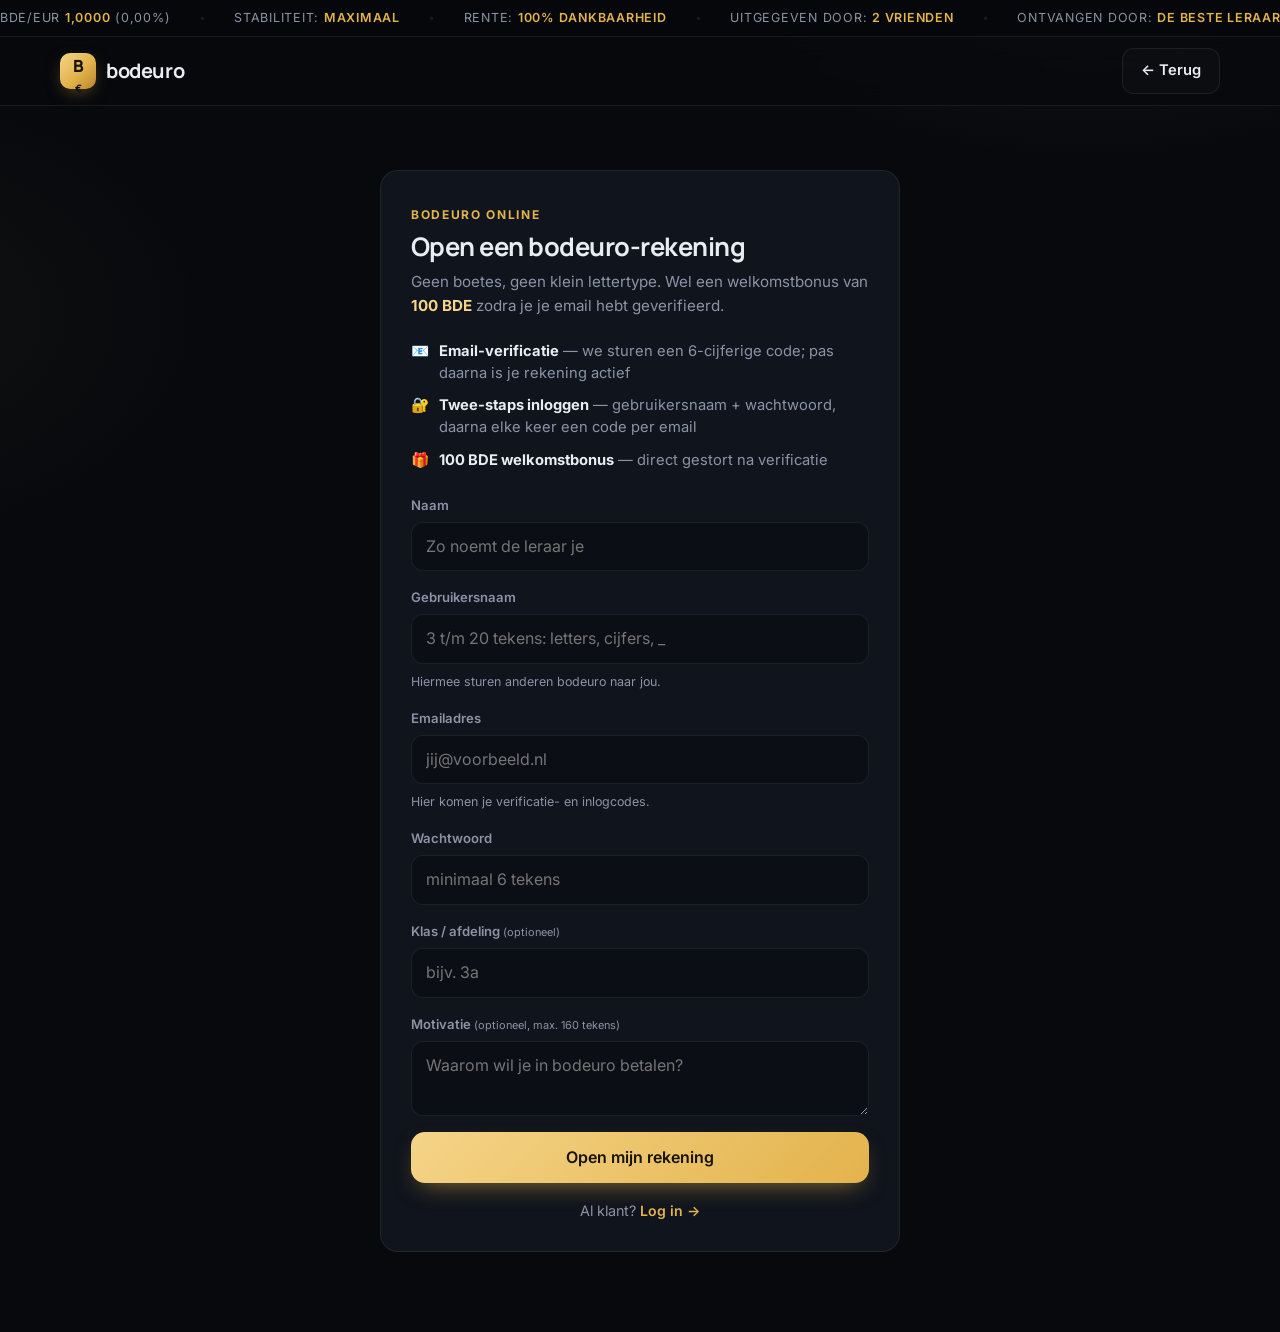
<file: docs/account.html>
<!DOCTYPE html>
<html lang="nl">
<head>
  <meta charset="UTF-8">
  <meta name="viewport" content="width=device-width, initial-scale=1">
  <title>Rekening openen — bodeuro</title>
  <meta name="description" content="Open een bodeuro-rekening: naam, gebruikersnaam, email en wachtwoord.">
  <link rel="icon" href="data:image/svg+xml,%3Csvg xmlns='http://www.w3.org/2000/svg' viewBox='0 0 64 64'%3E%3Crect width='64' height='64' rx='14' fill='%230b0e14'/%3E%3Ccircle cx='32' cy='32' r='22' fill='none' stroke='%23e3b34c' stroke-width='3'/%3E%3Ctext x='32' y='40' font-family='Arial' font-size='22' font-weight='bold' fill='%23e3b34c' text-anchor='middle'%3EB%E2%82%AC%3C/text%3E%3C/svg%3E">
  <link rel="preconnect" href="https://fonts.googleapis.com">
  <link rel="preconnect" href="https://fonts.gstatic.com" crossorigin>
  <link href="https://fonts.googleapis.com/css2?family=Inter:wght@400;500;600;700&family=Manrope:wght@500;600;700;800&display=swap" rel="stylesheet">
  <link rel="stylesheet" href="css/styles.css">
</head>
<body>

  <div class="ticker" aria-hidden="true">
    <div class="ticker-track">
      <span>BDE/EUR&nbsp;<b>1,0000</b> (0,00%)</span><i>•</i>
      <span>Stabiliteit: <b>maximaal</b></span><i>•</i>
      <span>Rente: <b>100% dankbaarheid</b></span><i>•</i>
      <span>Uitgegeven door: <b>2 vrienden</b></span><i>•</i>
      <span>Ontvangen door: <b>de beste leraar ter wereld</b></span><i>•</i>
      <span>Deposito-voorkeur: <b>complimenten</b></span><i>•</i>
      <span>Overdraagsnelheid: <b>direct na de bel</b></span><i>•</i>
      <span>BDE/EUR&nbsp;<b>1,0000</b> (0,00%)</span><i>•</i>
      <span>Stabiliteit: <b>maximaal</b></span><i>•</i>
      <span>Rente: <b>100% dankbaarheid</b></span><i>•</i>
      <span>Uitgegeven door: <b>2 vrienden</b></span><i>•</i>
      <span>Ontvangen door: <b>de beste leraar ter wereld</b></span><i>•</i>
      <span>Deposito-voorkeur: <b>complimenten</b></span><i>•</i>
      <span>Overdraagsnelheid: <b>direct na de bel</b></span><i>•</i>
    </div>
  </div>

  <header class="site-header">
    <div class="container nav">
      <a class="logo" href="index.html">
        <span class="logo-mark">B<sup>€</sup></span>
        <span class="logo-text">bodeuro</span>
      </a>
      <div class="nav-actions" style="margin-left:auto">
        <a class="btn btn-ghost" href="index.html">← Terug</a>
      </div>
    </div>
  </header>

  <div class="toasts" id="toasts" aria-live="polite"></div>

  <main>
    <section class="auth-section">
      <div class="panel auth-card auth-card-wide">
        <p class="modal-eyebrow">bodeuro online</p>
        <h2>Open een bodeuro-rekening</h2>
        <p class="auth-sub">
          Geen boetes, geen klein lettertype. Wel een welkomstbonus van
          <b>100 BDE</b> zodra je je email hebt geverifieerd.
        </p>

        <ul class="benefits">
          <li>📧 <span><b>Email-verificatie</b> — we sturen een 6-cijferige code; pas daarna is je rekening actief</span></li>
          <li>🔐 <span><b>Twee-staps inloggen</b> — gebruikersnaam + wachtwoord, daarna elke keer een code per email</span></li>
          <li>🎁 <span><b>100 BDE welkomstbonus</b> — direct gestort na verificatie</span></li>
        </ul>

        <form id="signupForm">
          <label class="field">
            <span>Naam</span>
            <input type="text" name="naam" required maxlength="40"
                   placeholder="Zo noemt de leraar je">
          </label>
          <label class="field">
            <span>Gebruikersnaam</span>
            <input type="text" name="username" required maxlength="20"
                   pattern="[a-zA-Z0-9_]{3,20}" autocomplete="username"
                   placeholder="3 t/m 20 tekens: letters, cijfers, _">
            <small class="field-hint">Hiermee sturen anderen bodeuro naar jou.</small>
          </label>
          <label class="field">
            <span>Emailadres</span>
            <input type="email" name="email" required maxlength="80"
                   autocomplete="email" placeholder="jij@voorbeeld.nl">
            <small class="field-hint">Hier komen je verificatie- en inlogcodes.</small>
          </label>
          <label class="field">
            <span>Wachtwoord</span>
            <input type="password" name="password" required minlength="6" maxlength="64"
                   autocomplete="new-password" placeholder="minimaal 6 tekens">
          </label>
          <label class="field">
            <span>Klas / afdeling <small>(optioneel)</small></span>
            <input type="text" name="klas" maxlength="40" placeholder="bijv. 3a">
          </label>
          <label class="field">
            <span>Motivatie <small>(optioneel, max. 160 tekens)</small></span>
            <textarea name="motivatie" rows="2" maxlength="160"
                      placeholder="Waarom wil je in bodeuro betalen?"></textarea>
          </label>
          <button class="btn btn-primary btn-block btn-lg" type="submit">Open mijn rekening</button>
        </form>
        <p class="auth-alt">Al klant? <a class="link" href="login.html">Log in →</a></p>
      </div>
    </section>
  </main>

  <script src="js/main.js"></script>
</body>
</html>
</file>
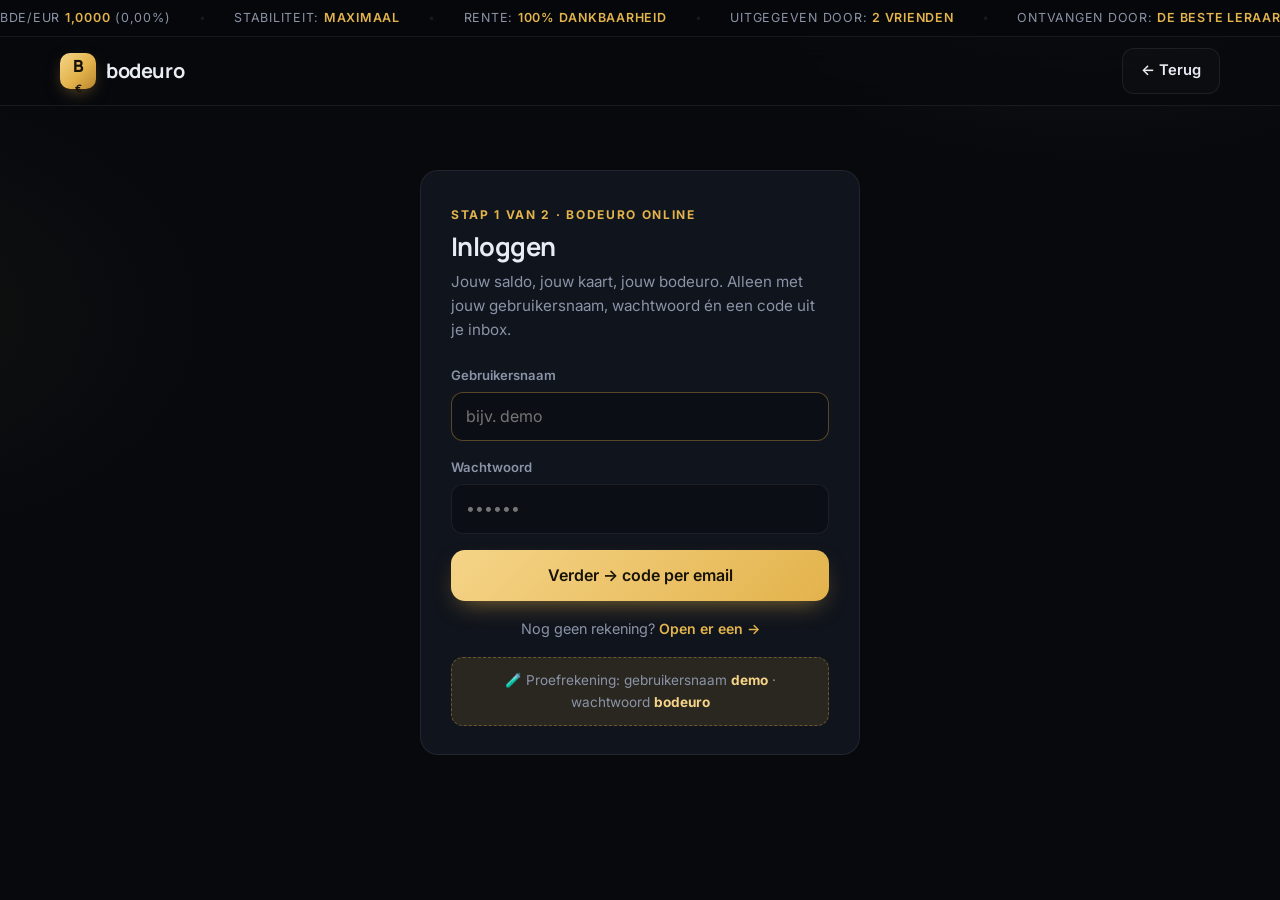
<file: docs/login.html>
<!DOCTYPE html>
<html lang="nl">
<head>
  <meta charset="UTF-8">
  <meta name="viewport" content="width=device-width, initial-scale=1">
  <title>Inloggen — bodeuro</title>
  <meta name="description" content="Log in bij de bodeuro met je gebruikersnaam, wachtwoord en inlogcode.">
  <link rel="icon" href="data:image/svg+xml,%3Csvg xmlns='http://www.w3.org/2000/svg' viewBox='0 0 64 64'%3E%3Crect width='64' height='64' rx='14' fill='%230b0e14'/%3E%3Ccircle cx='32' cy='32' r='22' fill='none' stroke='%23e3b34c' stroke-width='3'/%3E%3Ctext x='32' y='40' font-family='Arial' font-size='22' font-weight='bold' fill='%23e3b34c' text-anchor='middle'%3EB%E2%82%AC%3C/text%3E%3C/svg%3E">
  <link rel="preconnect" href="https://fonts.googleapis.com">
  <link rel="preconnect" href="https://fonts.gstatic.com" crossorigin>
  <link href="https://fonts.googleapis.com/css2?family=Inter:wght@400;500;600;700&family=Manrope:wght@500;600;700;800&display=swap" rel="stylesheet">
  <link rel="stylesheet" href="css/styles.css">
</head>
<body>

  <div class="ticker" aria-hidden="true">
    <div class="ticker-track">
      <span>BDE/EUR&nbsp;<b>1,0000</b> (0,00%)</span><i>•</i>
      <span>Stabiliteit: <b>maximaal</b></span><i>•</i>
      <span>Rente: <b>100% dankbaarheid</b></span><i>•</i>
      <span>Uitgegeven door: <b>2 vrienden</b></span><i>•</i>
      <span>Ontvangen door: <b>de beste leraar ter wereld</b></span><i>•</i>
      <span>Deposito-voorkeur: <b>complimenten</b></span><i>•</i>
      <span>Overdraagsnelheid: <b>direct na de bel</b></span><i>•</i>
      <span>BDE/EUR&nbsp;<b>1,0000</b> (0,00%)</span><i>•</i>
      <span>Stabiliteit: <b>maximaal</b></span><i>•</i>
      <span>Rente: <b>100% dankbaarheid</b></span><i>•</i>
      <span>Uitgegeven door: <b>2 vrienden</b></span><i>•</i>
      <span>Ontvangen door: <b>de beste leraar ter wereld</b></span><i>•</i>
      <span>Deposito-voorkeur: <b>complimenten</b></span><i>•</i>
      <span>Overdraagsnelheid: <b>direct na de bel</b></span><i>•</i>
    </div>
  </div>

  <header class="site-header">
    <div class="container nav">
      <a class="logo" href="index.html">
        <span class="logo-mark">B<sup>€</sup></span>
        <span class="logo-text">bodeuro</span>
      </a>
      <div class="nav-actions" style="margin-left:auto">
        <a class="btn btn-ghost" href="index.html">← Terug</a>
      </div>
    </div>
  </header>

  <div class="toasts" id="toasts" aria-live="polite"></div>

  <main>
    <section class="auth-section">
      <div class="panel auth-card">
        <div id="loginStep1">
          <p class="modal-eyebrow">Stap 1 van 2 · bodeuro online</p>
          <h2>Inloggen</h2>
          <p class="auth-sub">
            Jouw saldo, jouw kaart, jouw bodeuro. Alleen met jouw gebruikersnaam,
            wachtwoord én een code uit je inbox.
          </p>
          <form id="loginForm1">
            <label class="field">
              <span>Gebruikersnaam</span>
              <input type="text" name="username" required autofocus maxlength="20"
                     autocomplete="username" placeholder="bijv. demo">
            </label>
            <label class="field">
              <span>Wachtwoord</span>
              <input type="password" name="password" required maxlength="64"
                     autocomplete="current-password" placeholder="••••••">
            </label>
            <button class="btn btn-primary btn-block btn-lg" type="submit">Verder → code per email</button>
          </form>
          <p class="auth-alt">Nog geen rekening? <a class="link" href="account.html">Open er een →</a></p>
          <div class="demo-hint">
            🧪 Proefrekening: gebruikersnaam <b>demo</b> · wachtwoord <b>bodeuro</b>
          </div>
        </div>

        <div id="loginStep2" hidden>
          <p class="modal-eyebrow">Stap 2 van 2</p>
          <h2>Code uit je inbox</h2>
          <p class="auth-sub">
            We hebben een 6-cijferige code naar je email gestuurd.
            Voer hem in om in te loggen.
          </p>
          <form id="loginForm2">
            <label class="field">
              <span>Je inlogcode</span>
              <input class="code-input" type="text" name="code" required autofocus
                     inputmode="numeric" pattern="[0-9]{6}" maxlength="6" placeholder="______">
            </label>
            <button class="btn btn-primary btn-block btn-lg" type="submit">Inloggen</button>
          </form>
          <div class="demo-hint" id="loginDemo" hidden>
            🧪 Demo-modus (SMTP nog niet ingesteld): je code is <b class="demo-code" id="loginDemoCode"></b>
          </div>
          <p class="auth-alt">
            <a class="link" href="#" id="loginRestart">← Opnieuw inloggen</a>
          </p>
        </div>
      </div>
    </section>
  </main>

  <script src="js/main.js"></script>
</body>
</html>
</file>
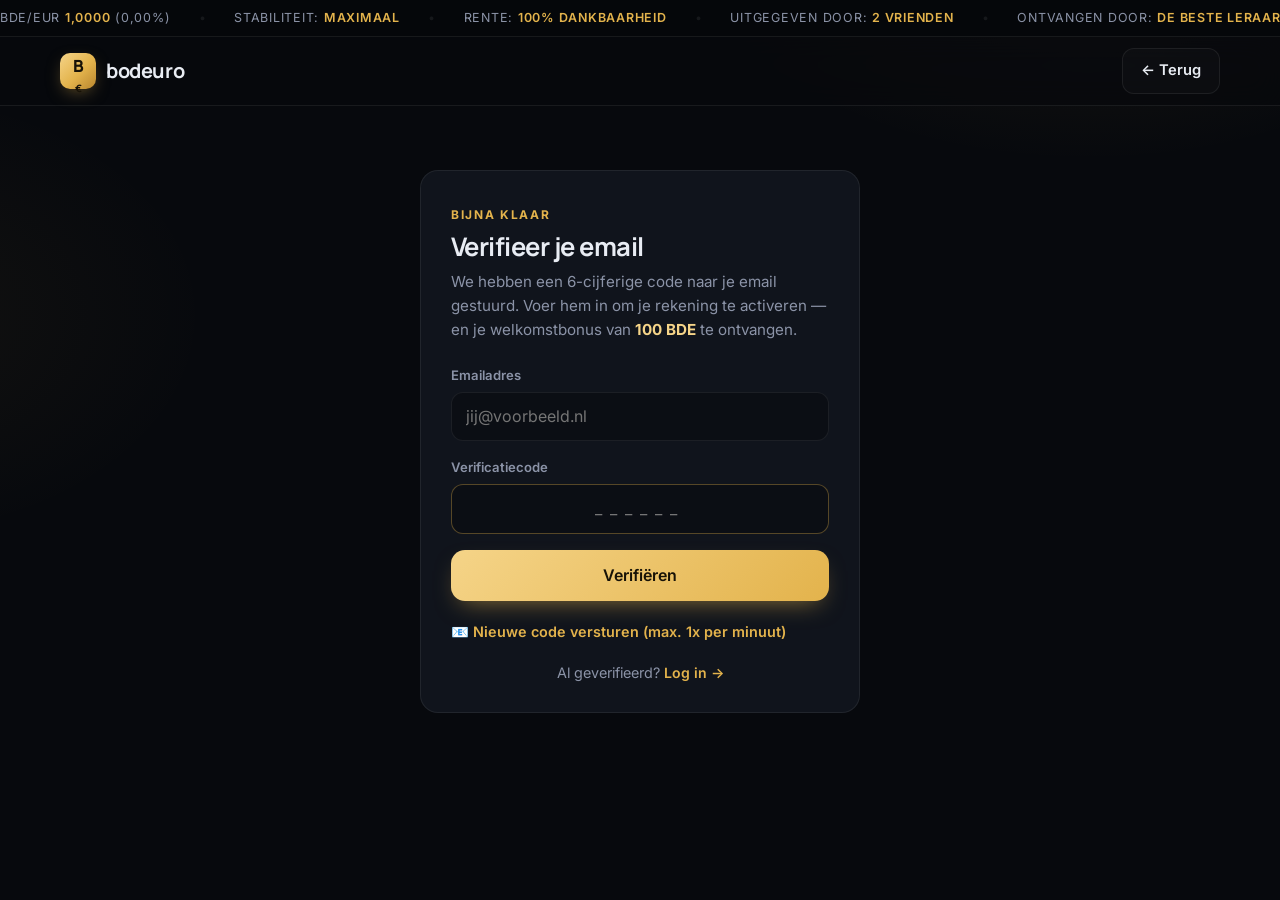
<file: docs/verify.html>
<!DOCTYPE html>
<html lang="nl">
<head>
  <meta charset="UTF-8">
  <meta name="viewport" content="width=device-width, initial-scale=1">
  <title>Email verifiëren — bodeuro</title>
  <meta name="description" content="Verifieer je emailadres met de 6-cijferige code.">
  <link rel="icon" href="data:image/svg+xml,%3Csvg xmlns='http://www.w3.org/2000/svg' viewBox='0 0 64 64'%3E%3Crect width='64' height='64' rx='14' fill='%230b0e14'/%3E%3Ccircle cx='32' cy='32' r='22' fill='none' stroke='%23e3b34c' stroke-width='3'/%3E%3Ctext x='32' y='40' font-family='Arial' font-size='22' font-weight='bold' fill='%23e3b34c' text-anchor='middle'%3EB%E2%82%AC%3C/text%3E%3C/svg%3E">
  <link rel="preconnect" href="https://fonts.googleapis.com">
  <link rel="preconnect" href="https://fonts.gstatic.com" crossorigin>
  <link href="https://fonts.googleapis.com/css2?family=Inter:wght@400;500;600;700&family=Manrope:wght@500;600;700;800&display=swap" rel="stylesheet">
  <link rel="stylesheet" href="css/styles.css">
</head>
<body>

  <div class="ticker" aria-hidden="true">
    <div class="ticker-track">
      <span>BDE/EUR&nbsp;<b>1,0000</b> (0,00%)</span><i>•</i>
      <span>Stabiliteit: <b>maximaal</b></span><i>•</i>
      <span>Rente: <b>100% dankbaarheid</b></span><i>•</i>
      <span>Uitgegeven door: <b>2 vrienden</b></span><i>•</i>
      <span>Ontvangen door: <b>de beste leraar ter wereld</b></span><i>•</i>
      <span>Deposito-voorkeur: <b>complimenten</b></span><i>•</i>
      <span>Overdraagsnelheid: <b>direct na de bel</b></span><i>•</i>
      <span>BDE/EUR&nbsp;<b>1,0000</b> (0,00%)</span><i>•</i>
      <span>Stabiliteit: <b>maximaal</b></span><i>•</i>
      <span>Rente: <b>100% dankbaarheid</b></span><i>•</i>
      <span>Uitgegeven door: <b>2 vrienden</b></span><i>•</i>
      <span>Ontvangen door: <b>de beste leraar ter wereld</b></span><i>•</i>
      <span>Deposito-voorkeur: <b>complimenten</b></span><i>•</i>
      <span>Overdraagsnelheid: <b>direct na de bel</b></span><i>•</i>
    </div>
  </div>

  <header class="site-header">
    <div class="container nav">
      <a class="logo" href="index.html">
        <span class="logo-mark">B<sup>€</sup></span>
        <span class="logo-text">bodeuro</span>
      </a>
      <div class="nav-actions" style="margin-left:auto">
        <a class="btn btn-ghost" href="index.html">← Terug</a>
      </div>
    </div>
  </header>

  <div class="toasts" id="toasts" aria-live="polite"></div>

  <main>
    <section class="auth-section">
      <div class="panel auth-card">
        <p class="modal-eyebrow">bijna klaar</p>
        <h2>Verifieer je email</h2>
        <p class="auth-sub">
          We hebben een 6-cijferige code naar je email gestuurd.
          Voer hem in om je rekening te activeren — en je welkomstbonus
          van <b>100 BDE</b> te ontvangen.
        </p>
        <form id="verifyForm">
          <label class="field">
            <span>Emailadres</span>
            <input type="email" name="email" id="verifyEmail" required maxlength="80"
                   placeholder="jij@voorbeeld.nl" autocomplete="email">
          </label>
          <label class="field">
            <span>Verificatiecode</span>
            <input class="code-input" type="text" name="code" required autofocus
                   inputmode="numeric" pattern="[0-9]{6}" maxlength="6" placeholder="______">
          </label>
          <button class="btn btn-primary btn-block btn-lg" type="submit">Verifiëren</button>
        </form>
        <div class="demo-hint" id="verifyDemo" hidden>
          🧪 Demo-modus (SMTP nog niet ingesteld): je code is <b class="demo-code" id="verifyDemoCode"></b>
        </div>
        <form id="resendForm" class="resend-form">
          <input type="email" name="email" id="resendEmail" hidden>
          <button type="submit" class="link-like">📧 Nieuwe code versturen (max. 1x per minuut)</button>
        </form>
        <p class="auth-alt">Al geverifieerd? <a class="link" href="login.html">Log in →</a></p>
      </div>
    </section>
  </main>

  <script src="js/main.js"></script>
</body>
</html>
</file>
<file: docs/css/styles.css>
/* ============ bodeuro — dark bank theme ============ */

:root {
  --bg: #07090d;
  --bg-2: #0b0e14;
  --panel: #10141c;
  --panel-2: #151a24;
  --line: rgba(255, 255, 255, 0.07);
  --line-gold: rgba(227, 179, 76, 0.35);
  --text: #e8ecf3;
  --muted: #8b93a7;
  --gold: #e3b34c;
  --gold-2: #f5d488;
  --gold-dim: rgba(227, 179, 76, 0.12);
  --green: #3ddc97;
  --red: #ff6b6b;
  --radius: 18px;
  --font: "Inter", system-ui, -apple-system, "Segoe UI", sans-serif;
  --font-display: "Manrope", var(--font);
  --font-mono: ui-monospace, SFMono-Regular, Menlo, Consolas, monospace;
}

* { margin: 0; padding: 0; box-sizing: border-box; }

[hidden] { display: none !important; }

html { scroll-behavior: smooth; }

body {
  font-family: var(--font);
  background: var(--bg);
  color: var(--text);
  line-height: 1.6;
  -webkit-font-smoothing: antialiased;
  overflow-x: hidden;
}

body::before {
  content: "";
  position: fixed;
  inset: 0;
  z-index: -1;
  background:
    radial-gradient(700px 420px at 85% -10%, rgba(227, 179, 76, 0.09), transparent 60%),
    radial-gradient(560px 380px at -10% 35%, rgba(227, 179, 76, 0.05), transparent 60%),
    var(--bg);
}

.container { width: min(1160px, 92%); margin: 0 auto; }

h1, h2, h3, h4 { font-family: var(--font-display); line-height: 1.15; letter-spacing: -0.02em; }
a { color: inherit; text-decoration: none; }
img { display: block; max-width: 100%; }
button { font: inherit; cursor: pointer; color: inherit; background: none; border: none; }

.gold { color: var(--gold); }
.pos { color: var(--green); }

/* ---------- Ticker ---------- */
.ticker {
  background: #05070a;
  border-bottom: 1px solid var(--line);
  overflow: hidden;
  white-space: nowrap;
  font-size: 0.78rem;
  letter-spacing: 0.06em;
  text-transform: uppercase;
  color: var(--muted);
}
.ticker-track {
  display: inline-flex;
  align-items: center;
  gap: 28px;
  padding: 8px 0;
  width: max-content;
  animation: ticker 36s linear infinite;
}
.ticker-track span b { color: var(--gold); font-weight: 600; }
.ticker-track i { color: var(--line); font-style: normal; }
@keyframes ticker { to { transform: translateX(-50%); } }

/* ---------- Header ---------- */
.site-header {
  position: sticky;
  top: 0;
  z-index: 50;
  background: rgba(7, 9, 13, 0.72);
  backdrop-filter: blur(14px);
  -webkit-backdrop-filter: blur(14px);
  border-bottom: 1px solid var(--line);
}
.nav {
  display: flex;
  align-items: center;
  gap: 28px;
  height: 68px;
}
.logo { display: inline-flex; align-items: center; gap: 10px; }
.logo-mark {
  display: grid;
  place-items: center;
  width: 36px;
  height: 36px;
  border-radius: 10px;
  background: linear-gradient(135deg, var(--gold-2), var(--gold) 55%, #b9862e);
  color: #171207;
  font-family: var(--font-display);
  font-weight: 800;
  font-size: 1.05rem;
  box-shadow: 0 6px 18px -6px rgba(227, 179, 76, 0.55);
}
.logo-mark sup { font-size: 0.6em; margin-left: 1px; }
.logo-text {
  font-family: var(--font-display);
  font-weight: 700;
  font-size: 1.25rem;
  letter-spacing: -0.02em;
}

.main-nav {
  display: flex;
  gap: 26px;
  margin-left: auto;
  font-size: 0.92rem;
  color: var(--muted);
}
.main-nav a { transition: color 0.2s; }
.main-nav a:hover { color: var(--text); }

.nav-actions { display: flex; gap: 10px; align-items: center; }

.burger { display: none; flex-direction: column; gap: 5px; padding: 8px; }
.burger span { width: 20px; height: 2px; background: var(--text); border-radius: 2px; transition: 0.25s; }

/* ---------- Buttons ---------- */
.btn {
  display: inline-flex;
  align-items: center;
  justify-content: center;
  gap: 8px;
  padding: 10px 18px;
  border-radius: 12px;
  font-weight: 600;
  font-size: 0.92rem;
  transition: transform 0.15s, box-shadow 0.2s, background 0.2s, border-color 0.2s;
  white-space: nowrap;
}
.btn:active { transform: translateY(1px); }
.btn-primary {
  background: linear-gradient(135deg, var(--gold-2), var(--gold));
  color: #171207;
  box-shadow: 0 10px 24px -10px rgba(227, 179, 76, 0.6);
}
.btn-primary:hover { transform: translateY(-1px); box-shadow: 0 14px 30px -10px rgba(227, 179, 76, 0.7); }
.btn-ghost {
  border: 1px solid var(--line);
  color: var(--text);
  background: rgba(255, 255, 255, 0.02);
}
.btn-ghost:hover { border-color: var(--line-gold); background: var(--gold-dim); }
.btn-lg { padding: 13px 24px; font-size: 1rem; border-radius: 14px; }
.btn-block { width: 100%; }
.link { color: var(--gold); font-size: 0.88rem; font-weight: 600; }
.link:hover { text-decoration: underline; }

/* ---------- Hero ---------- */
.hero { padding: 84px 0 72px; }
.hero-grid {
  display: grid;
  grid-template-columns: 1.05fr 0.95fr;
  gap: 56px;
  align-items: center;
}
.eyebrow-chip {
  display: inline-block;
  padding: 7px 14px;
  border: 1px solid var(--line-gold);
  background: var(--gold-dim);
  color: var(--gold-2);
  border-radius: 999px;
  font-size: 0.8rem;
  font-weight: 600;
  letter-spacing: 0.02em;
  margin-bottom: 22px;
}
.hero h1 {
  font-size: clamp(2.4rem, 4.6vw, 3.7rem);
  font-weight: 800;
  margin-bottom: 18px;
}
.lead { color: var(--muted); font-size: 1.08rem; max-width: 46ch; margin-bottom: 30px; }
.lead strong { color: var(--text); }
.hero-cta { display: flex; gap: 12px; flex-wrap: wrap; margin-bottom: 44px; }
.hero-stats { display: flex; gap: 44px; flex-wrap: wrap; }
.stat { display: flex; flex-direction: column; }
.stat-num {
  font-family: var(--font-display);
  font-size: 1.9rem;
  font-weight: 800;
  color: var(--gold-2);
}
.stat-label { font-size: 0.82rem; color: var(--muted); letter-spacing: 0.04em; text-transform: uppercase; }

/* ---------- Bank card ---------- */
.hero-visual { position: relative; display: flex; justify-content: center; padding: 26px 0; }
.bankcard {
  position: relative;
  width: min(430px, 100%);
  aspect-ratio: 1.586;
  border-radius: 22px;
  background:
    linear-gradient(135deg, #1c2434 0%, #10141c 55%, #181d29 100%);
  border: 1px solid rgba(227, 179, 76, 0.28);
  box-shadow:
    0 40px 80px -24px rgba(0, 0, 0, 0.8),
    inset 0 1px 0 rgba(255, 255, 255, 0.07);
  padding: 24px 26px;
  display: flex;
  flex-direction: column;
  justify-content: space-between;
  overflow: hidden;
  transition: transform 0.25s ease;
  transform-style: preserve-3d;
}
.bankcard-glow {
  position: absolute;
  width: 320px;
  height: 320px;
  right: -120px;
  top: -140px;
  background: radial-gradient(circle, rgba(227, 179, 76, 0.28), transparent 65%);
  pointer-events: none;
}
.card-top { display: flex; justify-content: space-between; align-items: center; position: relative; }
.card-brand {
  font-family: var(--font-display);
  font-weight: 800;
  font-size: 1.25rem;
  letter-spacing: -0.01em;
}
.contactless { color: var(--gold); opacity: 0.9; }
.card-chip {
  position: relative;
  width: 48px;
  height: 34px;
  border-radius: 8px;
  background: linear-gradient(135deg, #f5d488, #b9862e);
  box-shadow: inset 0 0 0 1px rgba(0, 0, 0, 0.25);
}
.card-chip::before {
  content: "";
  position: absolute;
  inset: 6px 12px;
  border-top: 1.5px solid rgba(23, 18, 7, 0.5);
  border-bottom: 1.5px solid rgba(23, 18, 7, 0.5);
}
.card-number {
  font-family: var(--font-mono);
  font-size: clamp(1.05rem, 2.4vw, 1.35rem);
  letter-spacing: 0.14em;
  color: #cfd6e4;
  position: relative;
}
.card-bottom { display: flex; justify-content: space-between; align-items: flex-end; gap: 12px; position: relative; }
.card-bottom > div { display: flex; flex-direction: column; }
.card-label {
  font-size: 0.62rem;
  text-transform: uppercase;
  letter-spacing: 0.12em;
  color: var(--muted);
  margin-bottom: 2px;
}
.card-value { font-size: 0.9rem; font-weight: 600; letter-spacing: 0.03em; }
.card-blocked {
  position: absolute;
  inset: 0;
  display: none;
  place-items: center;
  background: rgba(7, 9, 13, 0.72);
  backdrop-filter: blur(3px);
  font-family: var(--font-display);
  font-weight: 800;
  font-size: 1.3rem;
  letter-spacing: 0.2em;
  color: var(--red);
  border-radius: 22px;
}
.bankcard.blocked { filter: grayscale(0.6); }
.bankcard.blocked .card-blocked { display: grid; }

.float-chip {
  position: absolute;
  display: flex;
  align-items: center;
  gap: 8px;
  background: rgba(16, 20, 28, 0.92);
  border: 1px solid var(--line);
  border-radius: 12px;
  padding: 10px 14px;
  font-size: 0.82rem;
  font-weight: 600;
  box-shadow: 0 16px 40px -12px rgba(0, 0, 0, 0.7);
  animation: floaty 5s ease-in-out infinite;
}
.chip-top { top: 4px; right: 0; }
.chip-bottom { bottom: 4px; left: 0; animation-delay: -2.5s; }
.dot { width: 8px; height: 8px; border-radius: 50%; }
.dot.up { background: var(--green); box-shadow: 0 0 10px var(--green); }
.dot.ok { background: var(--gold); box-shadow: 0 0 10px var(--gold); }
@keyframes floaty {
  0%, 100% { transform: translateY(0); }
  50% { transform: translateY(-9px); }
}

/* ---------- Sections ---------- */
.section { padding: 92px 0; }
.section-alt { background: var(--bg-2); border-block: 1px solid var(--line); }
.section-head { max-width: 640px; margin-bottom: 48px; }
.eyebrow {
  color: var(--gold);
  font-size: 0.8rem;
  font-weight: 700;
  text-transform: uppercase;
  letter-spacing: 0.14em;
  margin-bottom: 12px;
}
.section-head h2 { font-size: clamp(1.7rem, 3vw, 2.4rem); font-weight: 800; margin-bottom: 12px; }
.section-sub { color: var(--muted); }

/* ---------- Panels ---------- */
.panel {
  background: var(--panel);
  border: 1px solid var(--line);
  border-radius: var(--radius);
  padding: 24px;
}
.panel-row { display: flex; justify-content: space-between; align-items: center; margin-bottom: 18px; }
.panel-label {
  font-size: 0.78rem;
  font-weight: 700;
  text-transform: uppercase;
  letter-spacing: 0.1em;
  color: var(--muted);
}

.overview-grid {
  display: grid;
  grid-template-columns: 1fr 1.35fr 1fr;
  gap: 20px;
  align-items: start;
}

/* Saldo */
.saldo {
  font-family: var(--font-display);
  font-size: clamp(2.2rem, 3.6vw, 3rem);
  font-weight: 800;
  margin: 6px 0 4px;
  font-variant-numeric: tabular-nums;
}
.saldo-cur { font-size: 0.45em; color: var(--muted); font-weight: 700; }
.saldo-equiv { color: var(--muted); font-size: 0.92rem; margin-bottom: 22px; }

.quick-actions { display: grid; grid-template-columns: 1fr 1fr; gap: 10px; }
.quick-action {
  display: flex;
  align-items: center;
  gap: 10px;
  padding: 12px;
  border-radius: 12px;
  border: 1px solid var(--line);
  background: var(--panel-2);
  font-size: 0.88rem;
  font-weight: 600;
  text-align: left;
  transition: border-color 0.2s, background 0.2s, transform 0.15s;
}
.quick-action:hover { border-color: var(--line-gold); background: var(--gold-dim); transform: translateY(-1px); }
.qa-icon { font-size: 1.1rem; }

/* Transacties */
.tx-list { list-style: none; display: flex; flex-direction: column; }
.tx {
  display: flex;
  align-items: center;
  gap: 14px;
  padding: 13px 4px;
  border-bottom: 1px solid var(--line);
}
.tx:last-child { border-bottom: none; }
.tx-icon {
  display: grid;
  place-items: center;
  width: 40px;
  height: 40px;
  flex: none;
  border-radius: 12px;
  background: var(--panel-2);
  border: 1px solid var(--line);
  font-size: 1.05rem;
}
.tx-info { display: flex; flex-direction: column; min-width: 0; }
.tx-info b { font-weight: 600; font-size: 0.95rem; white-space: nowrap; overflow: hidden; text-overflow: ellipsis; }
.tx-info small { color: var(--muted); font-size: 0.8rem; }
.tx-amount { margin-left: auto; font-weight: 700; font-size: 0.95rem; font-variant-numeric: tabular-nums; white-space: nowrap; }

/* Wisselkoers */
.koers {
  font-family: var(--font-display);
  font-size: 2rem;
  font-weight: 800;
  margin: 6px 0 2px;
  display: flex;
  align-items: center;
  gap: 10px;
}
.koers-tag {
  font-size: 0.65rem;
  font-weight: 700;
  letter-spacing: 0.08em;
  text-transform: uppercase;
  color: var(--green);
  background: rgba(61, 220, 151, 0.1);
  border: 1px solid rgba(61, 220, 151, 0.3);
  padding: 4px 9px;
  border-radius: 999px;
}
.koers-chart { width: 100%; height: 84px; margin-top: 16px; }
.grid-line { stroke: var(--line); stroke-width: 1; }
.koers-path { stroke: var(--gold); stroke-width: 2.5; }
.koers-dot { fill: var(--gold-2); }
.chart-caption { color: var(--muted); font-size: 0.78rem; margin-top: 8px; }

.goals { margin-top: 26px; display: flex; flex-direction: column; gap: 16px; }
.goals .panel-label { margin-bottom: 4px; }
.goal-row { display: flex; justify-content: space-between; font-size: 0.88rem; margin-bottom: 7px; }
.goal-num { color: var(--muted); font-variant-numeric: tabular-nums; }
.bar { height: 8px; border-radius: 99px; background: var(--panel-2); overflow: hidden; }
.bar-fill {
  height: 100%;
  width: 0;
  border-radius: 99px;
  background: linear-gradient(90deg, var(--gold), var(--gold-2));
  transition: width 1.2s cubic-bezier(0.22, 1, 0.36, 1);
}

/* ---------- Features ---------- */
.features {
  display: grid;
  grid-template-columns: repeat(3, 1fr);
  gap: 20px;
  margin-bottom: 64px;
}
.feature {
  background: var(--panel);
  border: 1px solid var(--line);
  border-radius: var(--radius);
  padding: 26px;
  transition: border-color 0.25s, transform 0.25s;
}
.feature:hover { border-color: var(--line-gold); transform: translateY(-3px); }
.feature-icon {
  display: grid;
  place-items: center;
  width: 48px;
  height: 48px;
  border-radius: 14px;
  background: var(--gold-dim);
  border: 1px solid var(--line-gold);
  font-size: 1.4rem;
  margin-bottom: 16px;
}
.feature h3 { font-size: 1.12rem; margin-bottom: 8px; }
.feature p { color: var(--muted); font-size: 0.94rem; }

/* ---------- Founders ---------- */
.founders {
  display: grid;
  grid-template-columns: repeat(3, 1fr);
  gap: 20px;
}
.founder {
  position: relative;
  background: var(--panel);
  border: 1px solid var(--line);
  border-radius: var(--radius);
  padding: 30px 22px 26px;
  text-align: center;
}
.founder-honor { border-color: var(--line-gold); box-shadow: 0 0 50px -18px rgba(227, 179, 76, 0.35); }
.honor-badge {
  position: absolute;
  top: -13px;
  left: 50%;
  transform: translateX(-50%);
  background: linear-gradient(135deg, var(--gold-2), var(--gold));
  color: #171207;
  font-size: 0.72rem;
  font-weight: 800;
  letter-spacing: 0.06em;
  padding: 5px 14px;
  border-radius: 999px;
  white-space: nowrap;
}
.avatar {
  position: relative;
  width: 116px;
  aspect-ratio: 1;
  margin: 0 auto 18px;
  border-radius: 50%;
  overflow: hidden;
  display: grid;
  place-items: center;
  background:
    radial-gradient(circle at 30% 25%, rgba(227, 179, 76, 0.25), transparent 60%),
    var(--panel-2);
  border: 1px solid var(--line-gold);
}
.avatar-lg { width: 148px; }
.avatar span {
  font-family: var(--font-display);
  font-size: 3rem;
  font-weight: 800;
  color: var(--gold);
}
.avatar img {
  position: absolute;
  inset: 0;
  width: 100%;
  height: 100%;
  object-fit: cover;
}
.founder h3 { font-size: 1.08rem; margin-bottom: 4px; }
.founder-role { color: var(--muted); font-size: 0.85rem; }

/* ---------- CTA ---------- */
.cta {
  border-radius: 26px;
  padding: 1px;
  background: linear-gradient(135deg, rgba(227, 179, 76, 0.65), rgba(227, 179, 76, 0.08) 45%, rgba(227, 179, 76, 0.4));
}
.cta-inner {
  background:
    radial-gradient(500px 260px at 50% -20%, rgba(227, 179, 76, 0.12), transparent 70%),
    #0d1119;
  border-radius: 25px;
  padding: 64px 32px;
  text-align: center;
}
.cta-inner h2 { font-size: clamp(1.8rem, 3.4vw, 2.6rem); font-weight: 800; margin-bottom: 14px; }
.cta-inner p { color: var(--muted); max-width: 52ch; margin: 0 auto 28px; }
.cta-fine { font-size: 0.82rem; margin-top: 18px !important; }

/* ---------- Footer ---------- */
.site-footer { border-top: 1px solid var(--line); background: #05070a; padding: 56px 0 28px; }
.footer-grid {
  display: grid;
  grid-template-columns: 1.4fr 1fr 1fr 1fr;
  gap: 32px;
  margin-bottom: 44px;
}
.footer-brand p { color: var(--muted); font-size: 0.9rem; margin-top: 14px; max-width: 34ch; }
.footer-col { display: flex; flex-direction: column; gap: 10px; }
.footer-col h4 {
  font-size: 0.78rem;
  text-transform: uppercase;
  letter-spacing: 0.12em;
  color: var(--muted);
  margin-bottom: 6px;
  font-weight: 700;
}
.footer-col a { color: var(--text); font-size: 0.92rem; opacity: 0.85; }
.footer-col a:hover { opacity: 1; color: var(--gold-2); }
.footer-bottom {
  display: flex;
  justify-content: space-between;
  gap: 12px;
  flex-wrap: wrap;
  border-top: 1px solid var(--line);
  padding-top: 22px;
  color: var(--muted);
  font-size: 0.84rem;
}
.disclaimer { opacity: 0.75; }

/* ---------- Modal ---------- */
.login-modal {
  border: none;
  padding: 0;
  background: transparent;
  width: min(420px, 92vw);
}
.login-modal::backdrop { background: rgba(4, 6, 9, 0.75); backdrop-filter: blur(6px); }
.modal-card {
  position: relative;
  background: var(--panel);
  border: 1px solid var(--line-gold);
  border-radius: 20px;
  padding: 32px 28px 26px;
  box-shadow: 0 40px 100px -20px rgba(0, 0, 0, 0.8);
}
.modal-eyebrow { color: var(--gold); font-size: 0.75rem; font-weight: 700; letter-spacing: 0.14em; text-transform: uppercase; margin-bottom: 8px; }
.modal-card h3 { font-size: 1.5rem; margin-bottom: 22px; }
.modal-close {
  position: absolute;
  top: 14px;
  right: 16px;
  font-size: 1.5rem;
  color: var(--muted);
  line-height: 1;
}
.modal-close:hover { color: var(--text); }
.field { display: flex; flex-direction: column; gap: 6px; margin-bottom: 16px; }
.field span { font-size: 0.82rem; color: var(--muted); font-weight: 600; }
.field input {
  background: var(--bg-2);
  border: 1px solid var(--line);
  border-radius: 12px;
  padding: 11px 14px;
  color: var(--text);
  font: inherit;
  outline: none;
  transition: border-color 0.2s;
}
.field input:focus { border-color: var(--line-gold); }
.modal-fine { color: var(--muted); font-size: 0.78rem; text-align: center; margin-top: 14px; }

/* ---------- Toasts ---------- */
.toasts {
  position: fixed;
  bottom: 22px;
  right: 22px;
  z-index: 100;
  display: flex;
  flex-direction: column;
  gap: 10px;
  max-width: min(360px, calc(100vw - 44px));
}
.toast {
  background: var(--panel);
  border: 1px solid var(--line);
  border-left: 3px solid var(--gold);
  border-radius: 14px;
  padding: 14px 16px;
  font-size: 0.9rem;
  box-shadow: 0 20px 50px -12px rgba(0, 0, 0, 0.7);
  opacity: 0;
  transform: translateY(12px);
  transition: opacity 0.3s, transform 0.3s;
}
.toast.show { opacity: 1; transform: none; }

/* ---------- Reveal ---------- */
.reveal { opacity: 0; transform: translateY(20px); transition: opacity 0.65s ease, transform 0.65s ease; }
.reveal.in { opacity: 1; transform: none; }

/* ---------- Responsive ---------- */
@media (max-width: 1000px) {
  .hero-grid { grid-template-columns: 1fr; gap: 44px; }
  .hero-copy { text-align: center; }
  .lead { margin-inline: auto; }
  .hero-cta, .hero-stats { justify-content: center; }
  .overview-grid { grid-template-columns: 1fr 1fr; }
  .panel-wide { grid-column: 1 / -1; order: 3; }
}

@media (max-width: 820px) {
  .main-nav {
    display: none;
    position: absolute;
    top: 68px;
    left: 0;
    right: 0;
    flex-direction: column;
    gap: 0;
    background: var(--bg-2);
    border-bottom: 1px solid var(--line);
    padding: 8px 4%;
  }
  body.nav-open .main-nav { display: flex; }
  body.nav-open .main-nav a { padding: 13px 4px; border-bottom: 1px solid var(--line); }
  .main-nav a:last-child { border-bottom: none; }
  .burger { display: flex; margin-left: auto; }
  body.nav-open .burger span:nth-child(1) { transform: translateY(7px) rotate(45deg); }
  body.nav-open .burger span:nth-child(2) { opacity: 0; }
  body.nav-open .burger span:nth-child(3) { transform: translateY(-7px) rotate(-45deg); }
  .nav-actions .btn-primary { display: none; }
  .features, .founders { grid-template-columns: 1fr; }
  .footer-grid { grid-template-columns: 1fr 1fr; }
}

@media (max-width: 640px) {
  .section { padding: 64px 0; }
  .hero { padding: 56px 0 44px; }
  .overview-grid { grid-template-columns: 1fr; }
  .panel-wide { order: 0; }
  .nav-actions .btn-ghost { display: none; }
  .hero-stats { gap: 26px; }
  .float-chip { display: none; }
}

/* ============ bodeuro v2 — auth, flash, gelockt ============ */

/* ---------- Flash-berichten ---------- */
.flashes { padding-top: 18px; display: flex; flex-direction: column; gap: 10px; }
.flash {
  padding: 13px 16px;
  border-radius: 14px;
  font-size: 0.92rem;
  border: 1px solid;
  animation: flashin 0.3s ease;
}
.flash-success { background: rgba(61, 220, 151, 0.08); border-color: rgba(61, 220, 151, 0.35); color: #c9f5e2; }
.flash-error { background: rgba(255, 107, 107, 0.08); border-color: rgba(255, 107, 107, 0.4); color: #ffd4d4; }
@keyframes flashin { from { opacity: 0; transform: translateY(-6px); } }

/* ---------- User-chip in nav ---------- */
.user-chip {
  display: inline-flex;
  align-items: center;
  gap: 6px;
  padding: 8px 14px;
  border: 1px solid var(--line-gold);
  background: var(--gold-dim);
  border-radius: 999px;
  font-size: 0.85rem;
  font-weight: 600;
  color: var(--gold-2);
  white-space: nowrap;
}

/* ---------- Auth-pagina's ---------- */
.auth-section { min-height: 62vh; display: grid; place-items: center; padding: 64px 0 80px; }
.auth-card { width: min(440px, 100%); padding: 34px 30px 28px; }
.auth-card-wide { width: min(520px, 100%); }
.auth-card h2 { font-size: 1.6rem; margin-bottom: 8px; }
.auth-sub { color: var(--muted); font-size: 0.95rem; margin-bottom: 22px; }
.auth-sub b { color: var(--gold-2); }
.auth-form { margin-bottom: 6px; }
.auth-alt { text-align: center; font-size: 0.9rem; color: var(--muted); margin-top: 16px; }
.demo-hint {
  margin-top: 16px;
  padding: 12px 14px;
  border: 1px dashed var(--line-gold);
  border-radius: 12px;
  font-size: 0.85rem;
  color: var(--muted);
  background: var(--gold-dim);
  text-align: center;
}
.demo-hint b { color: var(--gold-2); }
.benefits { list-style: none; display: flex; flex-direction: column; gap: 10px; margin: 0 0 24px; }
.benefits li { display: flex; gap: 10px; font-size: 0.92rem; color: var(--muted); line-height: 1.5; }
.benefits b { color: var(--text); }

.field textarea, .field select {
  background: var(--bg-2);
  border: 1px solid var(--line);
  border-radius: 12px;
  padding: 11px 14px;
  color: var(--text);
  font: inherit;
  outline: none;
  transition: border-color 0.2s;
  width: 100%;
}
.field textarea:focus, .field select:focus { border-color: var(--line-gold); }
.field small { color: var(--muted); font-weight: 400; }

/* ---------- Gelockt overzicht (niet ingelogd) ---------- */
.locked-grid {
  display: grid;
  grid-template-columns: 1.2fr 1fr;
  gap: 20px;
  align-items: start;
}
.locked-panel { text-align: center; padding: 48px 32px; }
.locked-icon { font-size: 2.6rem; display: block; margin-bottom: 14px; }
.locked-panel h3 { font-size: 1.5rem; margin-bottom: 10px; }
.locked-panel > p { color: var(--muted); max-width: 46ch; margin: 0 auto 26px; }
.locked-panel .hero-cta { justify-content: center; margin-bottom: 0; flex-wrap: wrap; gap: 12px; }

/* ---------- Kaart: demo-voorschot ---------- */
.card-locked {
  position: absolute;
  inset: 0;
  display: grid;
  place-items: center;
  padding: 16px;
  text-align: center;
  background: rgba(7, 9, 13, 0.55);
  backdrop-filter: blur(2px);
  border-radius: 22px;
  font-size: 0.85rem;
  font-weight: 600;
  letter-spacing: 0.04em;
  color: var(--gold-2);
  z-index: 2;
}

/* ---------- Responsive extra ---------- */
@media (max-width: 1000px) {
  .locked-grid { grid-template-columns: 1fr; }
}

/* ============ bodeuro v3 — 2FA & verificatie ============ */
.code-input {
  text-align: center;
  font-size: 1.5rem;
  letter-spacing: 0.5em;
  font-family: var(--font-mono);
  font-weight: 700;
}
.field-hint { font-size: 0.78rem; color: var(--muted); margin-top: 2px; }
.demo-code { color: var(--gold-2); font-family: var(--font-mono); letter-spacing: 0.2em; }
.resend-form { margin-top: 18px; }
.link-like { color: var(--gold); font-size: 0.9rem; font-weight: 600; }
.link-like:hover { text-decoration: underline; }

/* bodeuro v4 — API-frontend extra's */
.user-rows { margin-top: 20px; border-top: 1px solid var(--line); padding-top: 14px; display: flex; flex-direction: column; gap: 8px; }
.user-row { display: flex; justify-content: space-between; gap: 12px; font-size: 0.86rem; }
.user-row span:first-child { color: var(--muted); }
.user-row span:last-child { font-weight: 600; text-align: right; word-break: break-all; }
.toast-error { border-left-color: var(--red); }

/* De munt — foto in over-sectie */
.munt-grid {
  display: grid;
  grid-template-columns: 1fr minmax(220px, 320px);
  gap: 48px;
  align-items: center;
  margin-bottom: 56px;
}
.munt-grid .section-head { margin-bottom: 0; }
.munt-visual {
  position: relative;
  width: 100%;
  aspect-ratio: 1;
  display: grid;
  place-items: center;
}
.munt-visual span {
  font-size: clamp(4rem, 8vw, 6rem);
  color: var(--gold);
  opacity: 0.3;
}
.munt-visual img {
  width: 100%;
  height: 100%;
  object-fit: contain;
  filter: drop-shadow(0 12px 40px rgba(0, 0, 0, 0.65)) drop-shadow(0 0 44px rgba(227, 179, 76, 0.3));
}
@media (max-width: 820px) {
  .munt-grid { grid-template-columns: 1fr; gap: 32px; }
  .munt-visual { max-width: 260px; margin: 0 auto; }
}
</file>
